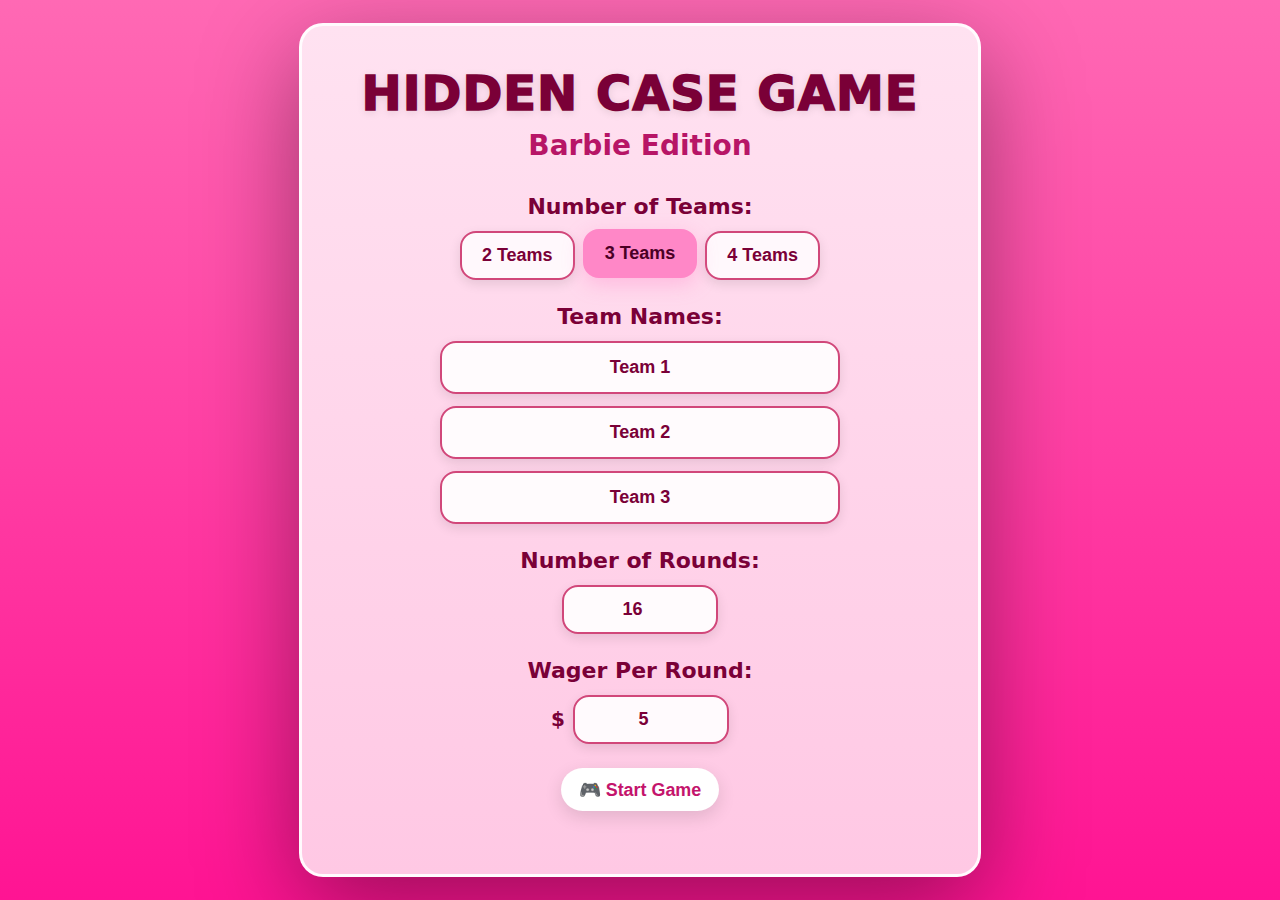
<file: cases.html>
<!DOCTYPE html>
<html lang="en">
<head>
  <meta charset="utf-8" />
  <meta name="viewport" content="width=device-width, initial-scale=1, viewport-fit=cover" />
  <title>Hidden Case Game — Barbie Edition (BradGPT + Mini-Games, Paused Timer Fix)</title>
  <link rel="stylesheet" href="styles.css">
</head>
<body>
<!-- Intro Screen -->
<div class="intro-screen" id="introScreen">
  <div class="intro-container">
    <h1 class="intro-title">HIDDEN CASE GAME</h1>
    <h2 class="intro-subtitle">Barbie Edition</h2>
    
    <div class="intro-section">
      <label class="intro-label">Number of Teams:</label>
      <div class="player-count-selector">
        <button class="count-btn" data-count="2">2 Teams</button>
        <button class="count-btn active" data-count="3">3 Teams</button>
        <button class="count-btn" data-count="4">4 Teams</button>
      </div>
    </div>

    <div class="intro-section">
      <label class="intro-label">Team Names:</label>
      <div class="name-inputs" id="nameInputs">
        <input type="text" class="name-input" placeholder="Team 1 Name" value="Team 1" maxlength="12">
        <input type="text" class="name-input" placeholder="Team 2 Name" value="Team 2" maxlength="12">
        <input type="text" class="name-input" placeholder="Team 3 Name" value="Team 3" maxlength="12">
        <input type="text" class="name-input" placeholder="Team 4 Name" value="Team 4" maxlength="12" style="display: none;">
      </div>
    </div>

    <div class="intro-section">
      <label class="intro-label">Number of Rounds:</label>
      <div class="setting-input-wrapper">
        <input type="number" class="setting-input" id="roundsInput" min="1" max="50" value="16">
      </div>
    </div>

    <div class="intro-section">
      <label class="intro-label">Wager Per Round:</label>
      <div class="setting-input-wrapper">
        <span class="currency-symbol">$</span>
        <input type="number" class="setting-input" id="wagerInput" min="1" max="1000" value="5" step="1">
      </div>
    </div>

    <div class="intro-section">
      <button class="btn start-game-btn" id="startGameBtn">🎮 Start Game</button>
    </div>
  </div>
</div>

<div class="wrap" id="gameWrap" style="display: none;">
  <header>
    <div class="brand">HIDDEN CASE GAME — Barbie Edition</div>
    <div class="controls">
      <span class="pill">Round <span id="roundNum">1</span>/<span id="roundsPlanned">16</span></span>
      <span class="pill">Prize: $<span id="roundPrize">5</span></span>
      <button class="btn" id="rulesBtn">Rules</button>

      <button class="btn danger" id="newMatchBtn">Reset Game</button>
    </div>
  </header>

  <!-- Scores -->
  <div class="scores">
    <div class="team" id="t0">
      <div class="name">Goldblatt</div>
      <div class="score-wrap">
        <div class="score" id="s0">0</div>
        <div class="winnings" id="w0">Winnings: $0</div>
      </div>
    </div>
    <div class="team" id="t1">
      <div class="name">Larsen</div>
      <div class="score-wrap">
        <div class="score" id="s1">0</div>
        <div class="winnings" id="w1">Winnings: $0</div>
      </div>
    </div>
    <div class="team" id="t2">
      <div class="name">Vogeley</div>
      <div class="score-wrap">
        <div class="score" id="s2">0</div>
        <div class="winnings" id="w2">Winnings: $0</div>
      </div>
    </div>
    <div class="team" id="t3">
      <div class="name">Lewis</div>
      <div class="score-wrap">
        <div class="score" id="s3">0</div>
        <div class="winnings" id="w3">Winnings: $0</div>
      </div>
    </div>
    <div class="pot">
      <small>Round Prize</small>
      <div id="prizeBig" style="font-size:var(--fsScore);font-weight:1000">$5</div>
    </div>
  </div>

  <main>
    <div class="board">
      <div class="topbar">
        <div class="card round-total" id="roundTotalCard">Round Total: <span id="subtotal" class="big">0</span>
          <button class="btn ok" id="bankBtn">💰 Bank Points</button>
        </div>
        <div class="card">Cases Left: <span id="casesLeft" class="big">0</span></div>
        <div class="card">Round: <span id="roundLabel" class="big">1 of 16</span></div>
        <div class="timer" id="timer">15</div>
      </div>

      <div class="cases" id="cases">
        <div class="idle-msg" id="idleMsg">
          <div style="margin-bottom: 16px;">Ready to start the round?</div>
          <button class="btn ok" id="startBtn">▶ Start Round</button>
        </div>
      </div>

      <div class="foot-controls">
        <div class="chips" id="counts"></div>
        <div class="footer-right">
          <button class="btn" id="askBtn">Ask BradGPT</button>
          <span class="pill" id="miniHint">Mini-game in: 5</span>
        </div>
      </div>
    </div>
  </main>
</div>

<!-- Bust overlay -->
<div class="overlay" id="bustOverlay">
  <div class="bust">BUST!</div>
</div>

<!-- +Points overlay -->
<div class="overlay" id="plusOverlay">
  <div class="splashPlus" id="plusTxt">+0</div>
</div>

<!-- Round results -->
<div class="overlay" id="roundOverlay">
  <div class="modal">
    <h2>Round <span id="rNum">1</span> Complete</h2>
    <p>Round scores:</p>
    <div id="roundScores" style="margin:.6em 0 1em;font-weight:1000"></div>
    <div class="big" id="roundWinner">—</div>
    <div class="row" style="margin-top:12px;">
      <button class="btn primary" id="nextRoundBtn">Start Next Round</button>
      <button class="btn" id="closeRoundBtn">Close</button>
    </div>
  </div>
</div>

<!-- Match final -->
<div class="overlay" id="finalOverlay">
  <div class="modal">
    <h2>Match Complete</h2>
    <p>Cash won (ties split):</p>
    <div id="finalScores" style="margin:.6em 0 1em;font-weight:1000"></div>
    <div class="big" id="finalWinner">Thanks for playing!</div>
    <div class="row" style="margin-top:12px;">
      <button class="btn primary" id="playAgainBtn">Play Again</button>
      <button class="btn" id="closeFinalBtn">Close</button>
    </div>
  </div>
</div>

<!-- Rules splash (larger) -->
<div class="overlay" id="rulesOverlay">
  <div class="modal">
    <h2>Hidden Case Game</h2>
    <p><b>Open cases, avoid the Bust, bank when you dare.</b></p>
    <ul style="text-align:left; margin:0 auto; width:min(900px, 96%); background: rgba(255,255,255,.65); color:#7a0037; border:2px solid rgba(255,255,255,.9); border-radius:14px; padding:16px; font-weight:800; font-size: clamp(14px,1.6vw,22px);">
      <li><b>Teams:</b> 2-4 teams compete (customize team names on the intro screen).</li>
      <li><b>20 cases</b> per turn: 19 have points, <b>1 Bust (0)</b>. Values reshuffled each turn; the set is the same every time.</li>
      <li>Tap a case → suspenseful flip + big reveal. Safe values add to your Round Total.</li>
      <li><b>Bank Points</b> (button next to Round Total) anytime to lock in the total for your team's turn.</li>
      <li><b>Timer:</b> 15s per decision. It <i>starts only after your first pick</i>, pauses during reveal, and resets after safe picks. Timer at 0 or revealing the Bust ends your turn with 0 for that turn.</li>
      <li><b>Rounds:</b> customizable (set on startup). Prize per round is customizable. Ties or no-score → an extra round is added automatically.</li>
      <li><b>BradGPT:</b> limited uses per turn; freezes time and gives odds + advice.</li>
      <li><b>Mini-games:</b> every 5 safe picks (max 3 per turn). <i>Bonus Cases</i> (-20,+20,+30,+40) or <i>Risk Wheel</i> (+0,+BUST, and additional points). Only the wheel may be passed.</li>
      <li>Starting team rotates each round for fairness.</li>
    </ul>
    <div class="row" style="margin-top:10px">
      <button class="btn" id="closeRulesBtn">Close</button>
    </div>
  </div>
</div>

<!-- BradGPT modal -->
<div class="overlay" id="aiOverlay">
  <div class="modal" id="aiModal">
    <h2>🤖 BradGPT™</h2>
    <p id="aiIntro">—</p>
    <p><span class="stat safe" id="aiSafe">Safe: 95%</span> <span class="stat risk" id="aiRisk" style="margin-left:8px">(Bust: 5%)</span></p>
    <p id="aiStats" style="opacity:.95">Expected next pick: +— • Highest remaining: —</p>
    <p id="aiLeader" style="opacity:.95">—</p>
    <div class="advice" id="aiAdvice">—</div>
    <div class="row"><button class="btn primary" id="aiCloseBtn">Continue</button></div>
  </div>
</div>

<!-- Mini-game modal -->
<div class="overlay" id="miniOverlay">
  <div class="modal" id="miniModal">
    <h2 id="miniTitle">Mini-Game</h2>
    <p id="miniIntro">—</p>
    <div id="miniArea" class="wheelWrap"></div>
    <div class="row" id="miniButtons"></div>
  </div>
</div>

<script src="script.js"></script>
</body>
</html>
</file>
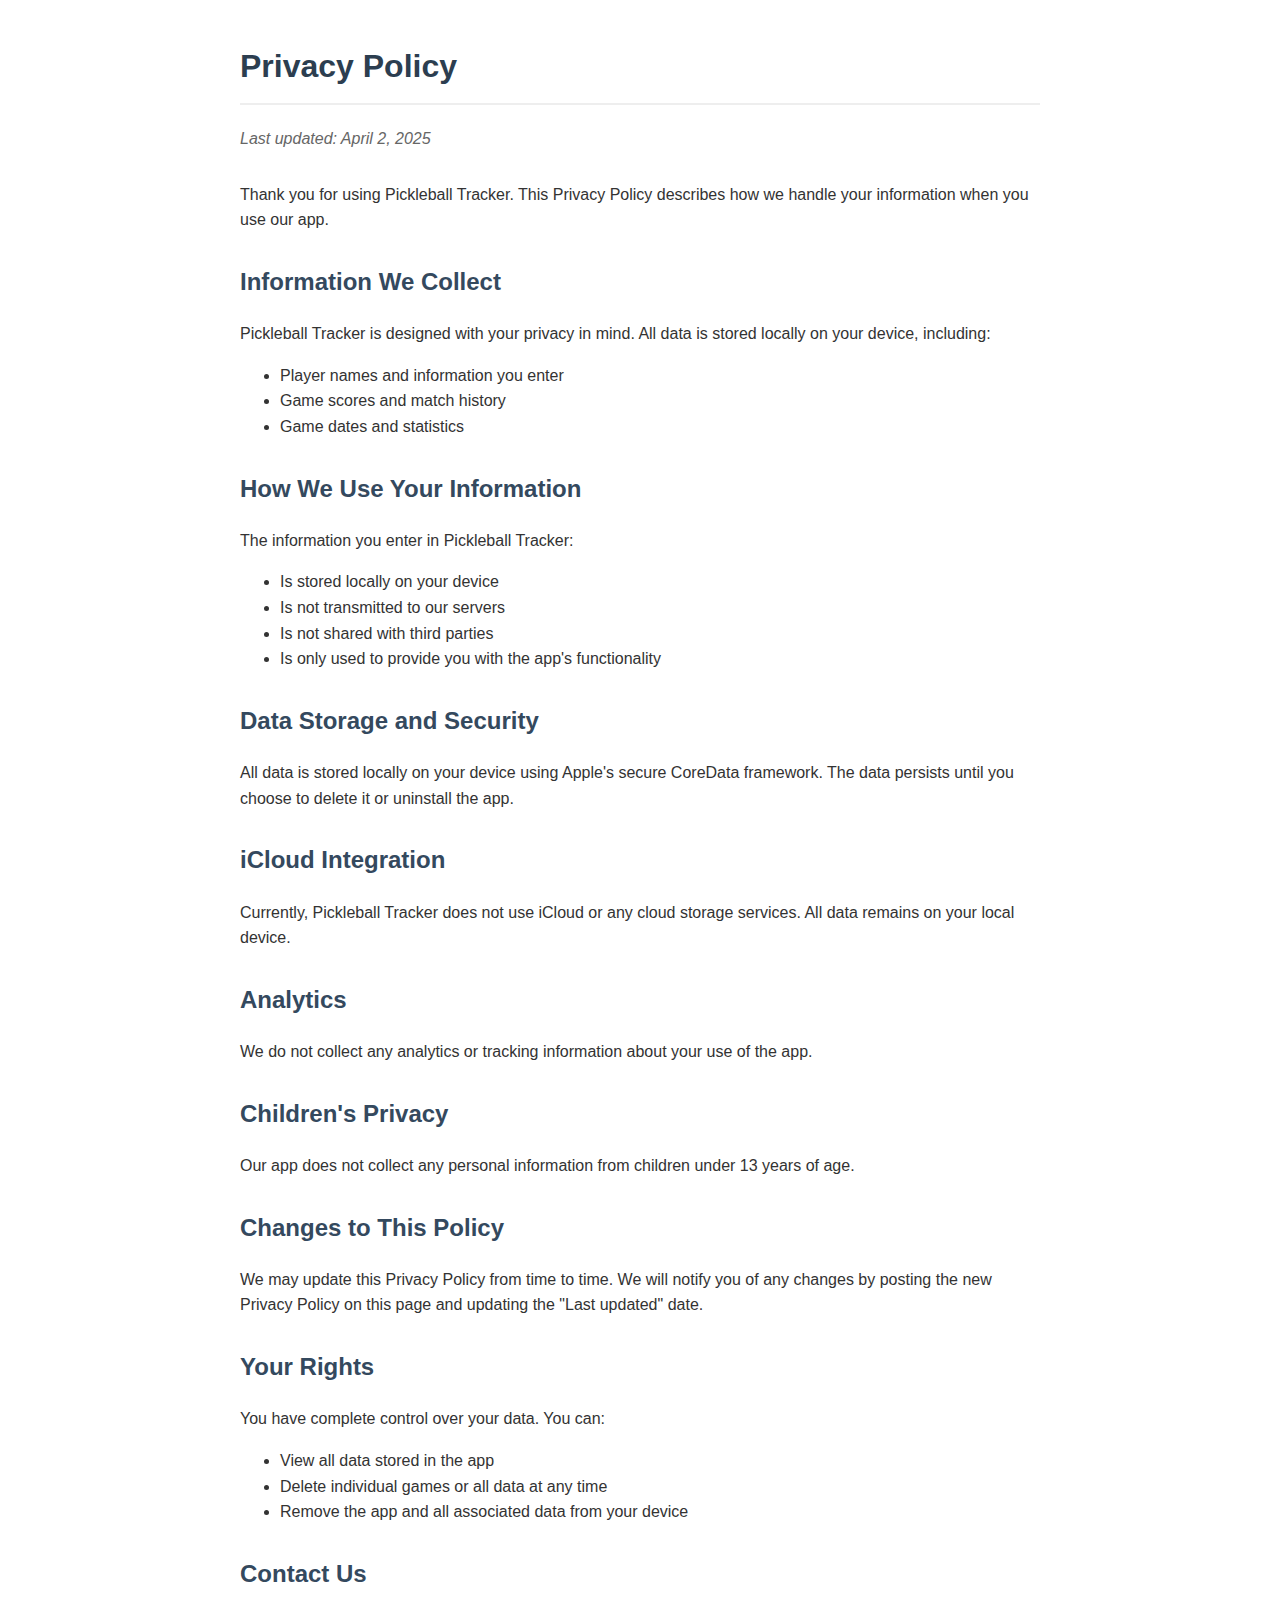
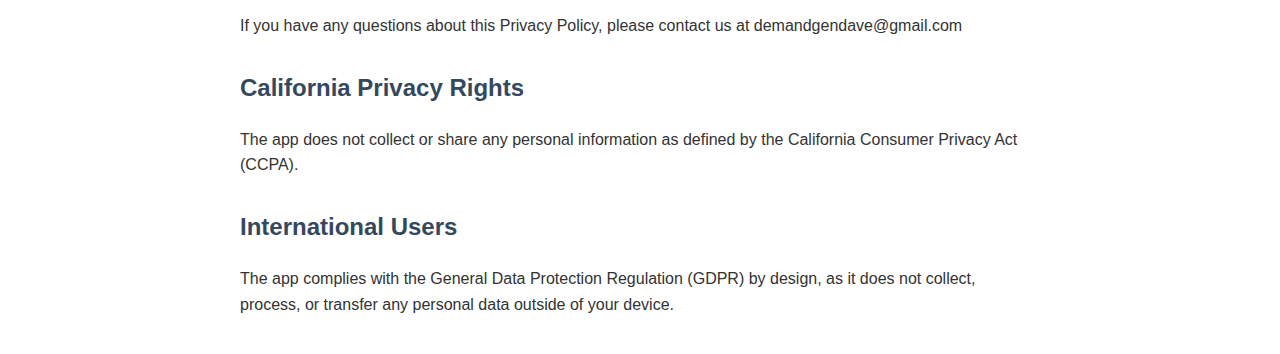
<file: privacy.html>
<!DOCTYPE html>
<html lang="en">
<head>
    <meta charset="UTF-8">
    <meta name="viewport" content="width=device-width, initial-scale=1.0">
    <title>Privacy Policy - Pickleball Tracker</title>
    <style>
        body {
            font-family: -apple-system, BlinkMacSystemFont, 'Segoe UI', Roboto, Oxygen, Ubuntu, Cantarell, 'Open Sans', 'Helvetica Neue', sans-serif;
            line-height: 1.6;
            max-width: 800px;
            margin: 0 auto;
            padding: 20px;
            color: #333;
        }
        h1 {
            color: #2c3e50;
            border-bottom: 2px solid #eee;
            padding-bottom: 10px;
        }
        h2 {
            color: #34495e;
            margin-top: 30px;
        }
        .last-updated {
            color: #666;
            font-style: italic;
            margin-bottom: 30px;
        }
    </style>
</head>
<body>
    <h1>Privacy Policy</h1>
    <p class="last-updated">Last updated: April 2, 2025</p>

    <p>Thank you for using Pickleball Tracker. This Privacy Policy describes how we handle your information when you use our app.</p>

    <h2>Information We Collect</h2>
    <p>Pickleball Tracker is designed with your privacy in mind. All data is stored locally on your device, including:</p>
    <ul>
        <li>Player names and information you enter</li>
        <li>Game scores and match history</li>
        <li>Game dates and statistics</li>
    </ul>

    <h2>How We Use Your Information</h2>
    <p>The information you enter in Pickleball Tracker:</p>
    <ul>
        <li>Is stored locally on your device</li>
        <li>Is not transmitted to our servers</li>
        <li>Is not shared with third parties</li>
        <li>Is only used to provide you with the app's functionality</li>
    </ul>

    <h2>Data Storage and Security</h2>
    <p>All data is stored locally on your device using Apple's secure CoreData framework. The data persists until you choose to delete it or uninstall the app.</p>

    <h2>iCloud Integration</h2>
    <p>Currently, Pickleball Tracker does not use iCloud or any cloud storage services. All data remains on your local device.</p>

    <h2>Analytics</h2>
    <p>We do not collect any analytics or tracking information about your use of the app.</p>

    <h2>Children's Privacy</h2>
    <p>Our app does not collect any personal information from children under 13 years of age.</p>

    <h2>Changes to This Policy</h2>
    <p>We may update this Privacy Policy from time to time. We will notify you of any changes by posting the new Privacy Policy on this page and updating the "Last updated" date.</p>

    <h2>Your Rights</h2>
    <p>You have complete control over your data. You can:</p>
    <ul>
        <li>View all data stored in the app</li>
        <li>Delete individual games or all data at any time</li>
        <li>Remove the app and all associated data from your device</li>
    </ul>

    <h2>Contact Us</h2>
    <p>If you have any questions about this Privacy Policy, please contact us at demandgendave@gmail.com</p>

    <h2>California Privacy Rights</h2>
    <p>The app does not collect or share any personal information as defined by the California Consumer Privacy Act (CCPA).</p>

    <h2>International Users</h2>
    <p>The app complies with the General Data Protection Regulation (GDPR) by design, as it does not collect, process, or transfer any personal data outside of your device.</p>
</body>
</html>
</file>
<file: styles.css>
:root{
  /* Barbie palette */
  --pink1:#ff69b4; --pink2:#ff1493; --pink3:#ff87c7; --white:#fff;
  --good:#2ecc71; --bad:#ff2b4a; --gold:#ffd166; --ink:#7a0037;
  /* Scales */
  --fsTitle: clamp(18px, 2.0vw, 30px);
  --fsScore: clamp(20px, 2.6vw, 42px);
  --fsBtn: clamp(12px, 1.4vw, 18px);
  --fsSub: clamp(14px, 1.6vw, 22px);
  --fsCase: clamp(16px, 1.8vw, 22px);
  --tileH: clamp(66px, 9vh, 100px);
}

html,body{height:100%;margin:0;background:linear-gradient(180deg,var(--pink1),var(--pink2));color:var(--white);
  font-family: system-ui,-apple-system,Segoe UI,Inter,Roboto,Helvetica,Arial,sans-serif; -webkit-font-smoothing:antialiased; touch-action:manipulation;}

button{cursor:pointer;-webkit-tap-highlight-color:transparent}

.wrap{min-height:100%;display:flex;flex-direction:column}

/* Intro Screen */
.intro-screen {
  position: fixed;
  inset: 0;
  display: flex;
  align-items: center;
  justify-content: center;
  background: linear-gradient(180deg,var(--pink1),var(--pink2));
  z-index: 100;
}

.intro-container {
  background: linear-gradient(180deg, #ffe2f1, #ffc8e4);
  color: var(--ink);
  border: 3px solid rgba(255,255,255,.9);
  border-radius: 24px;
  padding: clamp(24px, 3vw, 40px);
  width: min(600px, 90vw);
  text-align: center;
  box-shadow: 0 30px 100px rgba(0,0,0,.4);
}

.intro-title {
  font-size: clamp(28px, 4vw, 48px);
  font-weight: 1000;
  margin: 0 0 8px 0;
  letter-spacing: 1px;
  color: #7a0037;
  text-shadow: 0 2px 8px rgba(0,0,0,.1);
}

.intro-subtitle {
  font-size: clamp(18px, 2.5vw, 28px);
  font-weight: 800;
  margin: 0 0 32px 0;
  color: #b00058;
  opacity: 0.9;
}

.intro-section {
  margin-bottom: 24px;
}

.intro-label {
  display: block;
  font-size: clamp(16px, 1.8vw, 22px);
  font-weight: 900;
  margin-bottom: 12px;
  color: #7a0037;
}

.player-count-selector {
  display: flex;
  gap: 8px;
  justify-content: center;
  flex-wrap: wrap;
}

.count-btn {
  padding: 12px 20px;
  border: 2px solid #d1477a;
  border-radius: 16px;
  background: rgba(255,255,255,0.8);
  color: #7a0037;
  font-weight: 900;
  font-size: clamp(14px, 1.6vw, 18px);
  cursor: pointer;
  transition: all 0.2s ease;
  box-shadow: 0 4px 12px rgba(0,0,0,.1);
}

.count-btn:hover {
  background: rgba(255,255,255,0.95);
  transform: translateY(-2px);
  box-shadow: 0 6px 16px rgba(0,0,0,.15);
}

.count-btn.active {
  background: var(--pink3);
  color: #4a0025;
  border-color: #ff87c7;
  transform: translateY(-2px);
  box-shadow: 0 6px 20px rgba(255,135,199,.4);
}

.name-inputs {
  display: flex;
  flex-direction: column;
  gap: 12px;
  max-width: 400px;
  margin: 0 auto;
}

.name-input {
  padding: 14px 16px;
  border: 2px solid #d1477a;
  border-radius: 16px;
  background: rgba(255,255,255,0.9);
  color: #7a0037;
  font-weight: 700;
  font-size: clamp(14px, 1.6vw, 18px);
  text-align: center;
  transition: all 0.2s ease;
  box-shadow: 0 4px 12px rgba(0,0,0,.1);
}

.name-input:focus {
  outline: none;
  border-color: var(--pink3);
  background: rgba(255,255,255,1);
  box-shadow: 0 6px 20px rgba(255,135,199,.3);
  transform: translateY(-1px);
}

.name-input::placeholder {
  color: #a0527a;
  opacity: 0.8;
}

.start-game-btn {
  background: linear-gradient(180deg, #63f09f, #14c46e);
  color: #063220;
  border: 2px solid #b9ffd1;
  font-size: clamp(18px, 2.2vw, 24px);
  padding: 16px 32px;
  border-radius: 20px;
  font-weight: 1000;
  box-shadow: 0 8px 24px rgba(20,196,110,.3);
  transition: all 0.2s ease;
}

.start-game-btn:hover {
  transform: translateY(-3px);
  box-shadow: 0 12px 32px rgba(20,196,110,.4);
}

.rules-btn-intro {
  background: rgba(255,255,255,0.9);
  color: #7a0037;
  border: 2px solid #d1477a;
  font-size: clamp(14px, 1.6vw, 18px);
  padding: 12px 24px;
  border-radius: 16px;
  font-weight: 900;
  transition: all 0.2s ease;
}

.rules-btn-intro:hover {
  background: rgba(255,255,255,1);
  transform: translateY(-2px);
  box-shadow: 0 6px 16px rgba(0,0,0,.15);
}

.setting-input-wrapper {
  display: flex;
  align-items: center;
  justify-content: center;
  gap: 8px;
  max-width: 200px;
  margin: 0 auto;
}

.setting-input {
  padding: 12px 16px;
  border: 2px solid #d1477a;
  border-radius: 16px;
  background: rgba(255,255,255,0.9);
  color: #7a0037;
  font-weight: 700;
  font-size: clamp(14px, 1.6vw, 18px);
  text-align: center;
  transition: all 0.2s ease;
  box-shadow: 0 4px 12px rgba(0,0,0,.1);
  width: 100%;
  max-width: 120px;
}

.setting-input:focus {
  outline: none;
  border-color: var(--pink3);
  background: rgba(255,255,255,1);
  box-shadow: 0 6px 20px rgba(255,135,199,.3);
  transform: translateY(-1px);
}

.currency-symbol {
  font-size: clamp(16px, 1.8vw, 20px);
  font-weight: 900;
  color: #7a0037;
}

/* Header */
header{
  position:sticky;top:0;z-index:10;
  background:linear-gradient(180deg, #ff89c6, #ff43a6);
  border-bottom: 2px solid rgba(255,255,255,.35);
  display:flex;align-items:center;justify-content:space-between;gap:10px;
  padding: clamp(6px, 0.8vw, 10px) clamp(10px, 1.2vw, 14px);
}

.brand{font-weight:1000; letter-spacing:.6px; font-size:var(--fsTitle); text-shadow: 0 3px 10px rgba(0,0,0,.15)}

.controls{display:flex;gap: clamp(6px, 1vw, 10px);flex-wrap:wrap;align-items:center}

.btn{
  font-weight:900;border-radius:30px;border:2px solid rgba(255,255,255,.8);
  padding:.5em .9em;background:var(--white);color:#c4146c;font-size:var(--fsBtn);
  box-shadow: 0 6px 18px rgba(0,0,0,.12);
}

.btn.primary{background:var(--pink3);color:#6a0035;border-color:#ffe1f2}

.btn.ok{background:#eafff3;color:#006b35;border-color:#b9ffd1}

.btn.danger{background:#ffe6ec;color:#8b0b22;border-color:#ffd0db}

.pill{background:rgba(255,255,255,.18); border:1px solid rgba(255,255,255,.4); border-radius:30px; padding:.3em .6em; font-weight:900;font-size:var(--fsBtn)}

/* Scores row */
.scores{
  display:grid;gap: clamp(8px, 1.2vw, 14px);
  width:min(1400px,96vw);margin: clamp(8px, 1vw, 12px) auto 0;
}

.scores.teams-2{grid-template-columns:repeat(2,1fr) auto;}
.scores.teams-3{grid-template-columns:repeat(3,1fr) auto;}
.scores.teams-4{grid-template-columns:repeat(4,1fr) auto;}

.team{
  background:linear-gradient(180deg, #ff8ec9, #ff5ab3);
  border:2px solid rgba(255,255,255,.7); border-radius:16px;
  padding: clamp(8px, 1vw, 12px);
  display:flex;align-items:center;justify-content:space-between;gap:10px;
  min-height: clamp(50px, 5.4vw, 76px);
  box-shadow: 0 10px 24px rgba(0,0,0,.18);
  transition: transform .18s ease, box-shadow .18s ease, background .18s ease;
  position:relative;
}

.team .name{font-weight:1000;letter-spacing:.4px;font-size: clamp(14px, 1.6vw, 22px)}

.score-wrap{display:flex;flex-direction:column;align-items:flex-end;gap:2px}

.team .score{font-size:var(--fsScore);font-weight:1000;text-align:right;min-width: clamp(56px, 7vw, 100px)}

.team .winnings{font-weight:900; font-size: clamp(11px,1.2vw,14px); opacity:.95}

.team.active{
  background:linear-gradient(180deg,#63f09f,#14c46e)!important; color:#063220!important;
  transform: translateY(-2px) scale(1.015); box-shadow:0 0 18px rgba(0,255,128,.55), 0 0 36px rgba(0,255,128,.35);
}

.team.startBadge::after{
  content:"STARTER";
  position:absolute; top:-10px; right:10px; font-size: clamp(10px,1.1vw,12px);
  background:#fff; color:#b00058; border-radius:10px; padding:.15em .5em; font-weight:1000; border:2px solid rgba(255,255,255,.8);
}

.pot{
  display:flex;flex-direction:column;align-items:center;justify-content:center;border-radius:14px;
  background:#fff; color:#b00058; border:2px solid rgba(255,255,255,.9);
  padding:.45em .8em; min-width: clamp(120px, 12vw, 200px); box-shadow: 0 8px 20px rgba(0,0,0,.12);
}

.pot small{opacity:.7}

/* Main board */
main{flex:1;display:flex;flex-direction:column;align-items:center;justify-content:flex-start;padding: clamp(8px, 1.2vw, 12px)}

.board{
width:min(1400px,96vw);
background:var(--pink2); /* #ff1493 */
border:2px solid rgba(255,255,255,.7); border-radius:18px;
padding: clamp(10px, 1.2vw, 14px);
box-shadow:0 24px 70px rgba(0,0,0,.25);
}

.topbar{
  display:grid; grid-template-columns: 1fr auto 1fr auto; align-items:center; gap:12px;
  margin-bottom: clamp(8px, 1vw, 12px);
}

.card{
  font-size:var(--fsSub);font-weight:900;background:rgba(255,255,255,.16);border:2px solid rgba(255,255,255,.6);
  border-radius:14px;padding:.5em .8em;display:flex;align-items:center;gap:.6em;backdrop-filter: blur(2px);
}

.card .big{font-size:calc(var(--fsSub) + .6vw);color:#064c2a}

.round-total{transition: background .18s ease, color .18s ease, box-shadow .18s ease, transform .18s ease;}

.round-total.active {background:linear-gradient(180deg,#63f09f,#14c46e)!important; color:#063220!important; box-shadow:0 0 18px rgba(0,255,128,.55), 0 0 36px rgba(0,255,128,.35);}

.round-total.active .big{ color:#063220 }

/* Bank button sits next to Round Total */
#bankBtn{ margin-left:.5rem; font-size: clamp(14px,1.6vw,20px); padding:.55em 1.0em; border-radius:14px; }

.cases{
  display:grid;gap: clamp(8px, 1vw, 12px);
  grid-template-columns: repeat(5, 1fr);
  min-height: calc(var(--tileH)*4 + 3*clamp(8px, 1vw, 12px));
}

.idle-msg{
  grid-column: 1/-1; display:grid; place-items:center;
  background: rgba(255,255,255,.16); border:2px dashed rgba(255,255,255,.6); border-radius:14px;
  font-weight:1000; padding: 1.6em; text-align:center; font-size: clamp(18px, 2.2vw, 34px);
}

/* Case tiles + reveal */
.case{
  user-select:none;display:grid;place-items:center;height:var(--tileH);
  background:linear-gradient(180deg, #ff8fcb, #ff67ba);
  border:2px solid rgba(255,255,255,.8); border-radius:14px;
  font-weight:1000;font-size:var(--fsCase);color:#fff;position:relative;overflow:hidden;
  box-shadow:inset 0 0 40px rgba(0,0,0,.2), 0 10px 24px rgba(0,0,0,.12);
  transition: transform .08s ease, background .18s ease, color .18s ease;
  perspective: 800px;
}

.case:active{ transform: scale(.985) }

.case .inner{
  width:100%; height:100%; display:grid; place-items:center; transform-style:preserve-3d;
  transition: transform .65s cubic-bezier(.2,.8,.2,1);
}

.case.revealing .inner{ transform: rotateX(180deg); }

.face{ position:absolute; inset:0; display:grid; place-items:center; backface-visibility:hidden; }

.back{ transform: rotateX(180deg); background:linear-gradient(180deg,#ffe7f3,#ffd6ec); color:#b00058; }

.value{ font-size: 8vmin; font-weight:1000; line-height:1; }

.case.opened .front{ display:none; }

.foot-controls{
  display:flex;flex-wrap:wrap;gap: clamp(10px, 1.4vw, 14px);align-items:center;justify-content:space-between;
  margin-top: clamp(10px, 1.2vw, 12px)
}

.chips{display:flex;gap:.5em;flex-wrap:wrap;align-items:center}

.chip{
  background:rgba(255,255,255,.22); border:2px solid rgba(255,255,255,.7); color:#fff; font-weight:1000;
  border-radius:999px; padding:.25em .7em; font-size: clamp(12px,1.4vw,18px);
}

.footer-right{display:flex;gap:12px;align-items:center}

#askBtn{ background:#fff; color:#b00058; border-color:#fff; }

/* Timer circle */
.timer{
  width: clamp(90px, 9vw, 120px); height: clamp(90px, 9vw, 120px);
  border-radius:50%; background:#fff; color:#b00058; font-weight:1000;
  display:grid;place-items:center; border:5px solid rgba(255,255,255,.95);
  box-shadow: 0 6px 20px rgba(0,0,0,.2); font-size: clamp(32px, 4.2vw, 56px);
  justify-self:end;
}

.timer.flash{ animation: flash .9s steps(2, jump-none) infinite; }

@keyframes flash{
  0%{ background:#fff; color:#b00058; transform: scale(1.0) }
  50%{ background:#ff004f; color:#fff; transform: scale(1.06) }
  100%{ background:#fff; color:#b00058; transform: scale(1.0) }
}

/* Overlays */
.overlay{position:fixed;inset:0;display:none;place-items:center;background:rgba(0,0,0,.45);z-index:60}

.overlay.show{display:grid;animation:fade .15s ease}

@keyframes fade{from{opacity:0}to{opacity:1}}

.modal{
  background: linear-gradient(180deg, #ffe2f1, #ffc8e4);
  color:var(--ink);
  border:2px solid rgba(255,255,255,.9); border-radius:18px;
  padding: clamp(16px, 2.2vw, 22px); width:min(1100px, 95vw); text-align:center;
  box-shadow:0 24px 90px rgba(0,0,0,.45)
}

.modal h2{margin:.2em 0 .15em;font-size: clamp(24px, 3.2vw, 56px)}

.modal p{opacity:.95;font-size: clamp(14px, 1.4vw, 20px)}

.modal .big{font-size: clamp(22px, 3vw, 48px);font-weight:1000;color:#b00058}

.modal .row{display:flex;gap:12px;justify-content:center;flex-wrap:wrap;margin-top:12px}

.bust{
  font-size: 40vmin;line-height:1;color:#fff;text-shadow:0 0 0 #fff,0 0 26px rgba(255,0,0,.95),0 0 80px rgba(255,0,0,.75);
  font-weight:1000;letter-spacing:-6px;animation: pop .28s ease
}

@keyframes pop{0%{transform:scale(.9)}100%{transform:scale(1)}}

.splashPlus{
  font-size: 30vmin; line-height:1; color:#eafff3; text-shadow: 0 0 0 #fff, 0 0 22px rgba(0,255,128,.8), 0 0 70px rgba(0,255,128,.55);
  font-weight:1000; letter-spacing:-2px; animation: pop .28s ease;
}

/* BradGPT */
.stat{font-weight:1000}

.safe{color:#0e8f48}

.risk{color:#c1121f}

.advice{font-size: clamp(18px, 2.2vw, 34px); font-weight:1000; color:#9a0249; margin-top:.3em}

/* Wheel */
.wheelWrap{display:grid;place-items:center;margin:10px 0}

.wheel{
  width:min(70vmin,560px);
  aspect-ratio:1/1;
  border-radius:50%;
  border:14; /* was 14px solid #fff */
  box-shadow:0 10px 40px rgba(0,0,0,.25);
  position:relative;
  overflow:hidden;
}

.wheel canvas{
  width:100%;
  height:100%;
  display:block; /* avoids any baseline gap shimmer */
}
</file>
